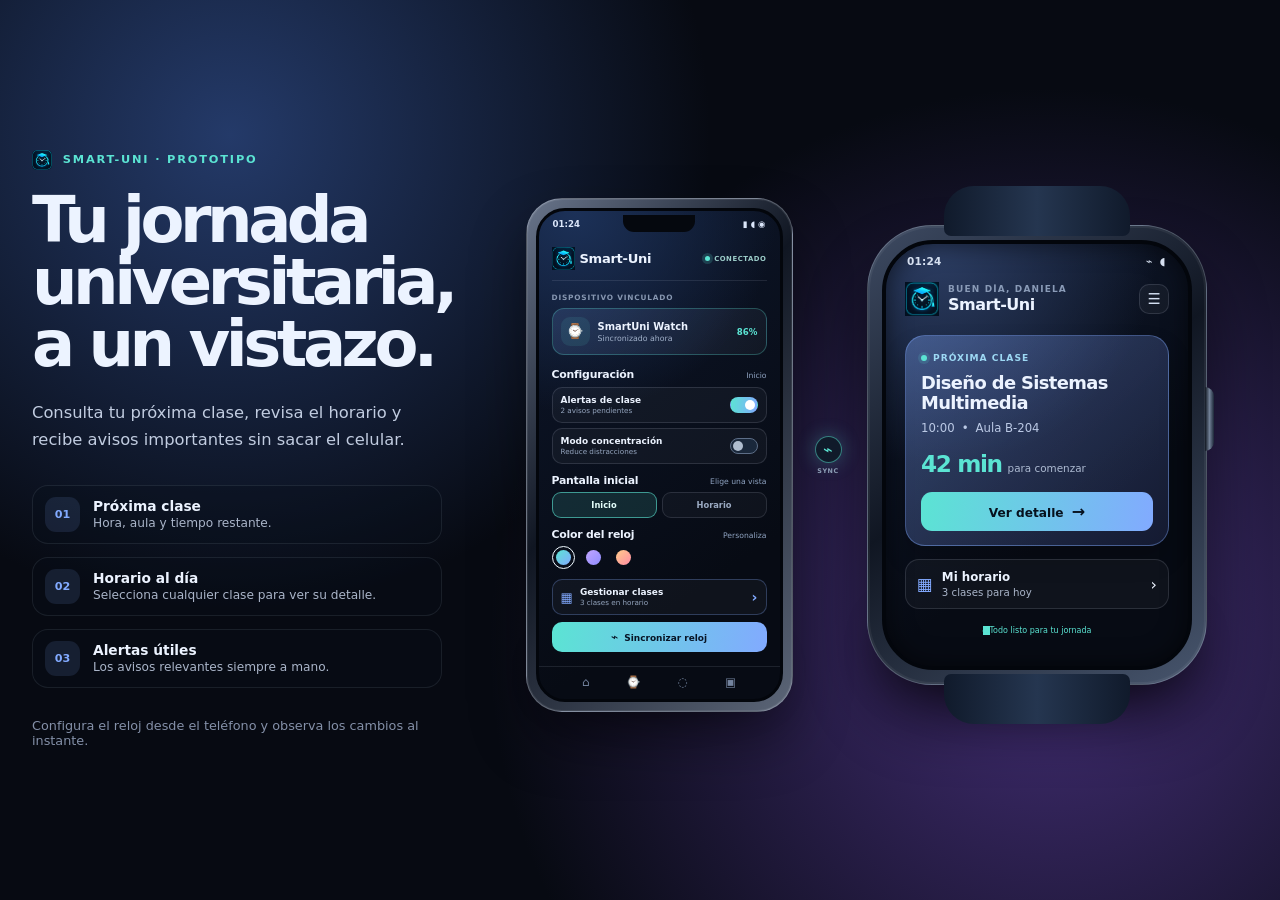
<file: prototype/index.html>
<!doctype html>
<html lang="es">
  <head>
    <meta charset="UTF-8" />
    <meta name="viewport" content="width=device-width, initial-scale=1.0" />
    <meta name="theme-color" content="#0b1020" />
    <meta
      name="description"
      content="Prototipo funcional de SmartUni para consultar información académica desde un smartwatch."
    />
    <title>Smart-Uni · Tu campus en la muñeca</title>
    <link rel="stylesheet" href="styles.css" />
    <script>const __pitchParams=new URLSearchParams(location.search);const __pitchMode=__pitchParams.get("pitch");if(__pitchMode)document.documentElement.dataset.pitchMode=__pitchMode;document.addEventListener("DOMContentLoaded",()=>{const r=__pitchParams.get("route");if(r)window.__pitchInitialRoute=r;});</script>
  </head>
  <body>
    <main class="experience">
      <section class="intro" aria-labelledby="page-title">
        <p class="eyebrow"><img class="eyebrow-logo" src="smartuni-logo.jpeg" alt="" /> SMART-UNI · PROTOTIPO</p>
        <h1 id="page-title">Tu jornada universitaria, a un vistazo.</h1>
        <p class="lede">
          Consulta tu próxima clase, revisa el horario y recibe avisos importantes sin sacar el celular.
        </p>

        <div class="feature-list" aria-label="Funciones incluidas">
          <article>
            <span class="feature-icon" aria-hidden="true">01</span>
            <div><strong>Próxima clase</strong><small>Hora, aula y tiempo restante.</small></div>
          </article>
          <article>
            <span class="feature-icon" aria-hidden="true">02</span>
            <div><strong>Horario al día</strong><small>Selecciona cualquier clase para ver su detalle.</small></div>
          </article>
          <article>
            <span class="feature-icon" aria-hidden="true">03</span>
            <div><strong>Alertas útiles</strong><small>Los avisos relevantes siempre a mano.</small></div>
          </article>
        </div>

        <p class="hint">Configura el reloj desde el teléfono y observa los cambios al instante.</p>
      </section>

      <section class="device-area" aria-label="SmartUni en teléfono y smartwatch">
        <aside class="phone-area" aria-label="Aplicación móvil para configurar SmartUni en el reloj">
          <div class="phone-shadow"></div>
          <div class="phone-case">
            <div class="phone-camera" aria-hidden="true"></div>
            <div class="phone-screen">
              <div class="phone-status"><time id="phone-clock">09:18</time><span aria-hidden="true">▮ ◖ ◉</span></div>
              <header class="phone-header"><strong><img class="phone-logo" src="smartuni-logo.jpeg" alt="" /> Smart-Uni</strong><small><i></i> CONECTADO</small></header>
              <div class="phone-content">
                <p class="phone-kicker">DISPOSITIVO VINCULADO</p>
                <article class="connected-card">
                  <span class="mini-watch" aria-hidden="true">⌚</span>
                  <span><strong>SmartUni Watch</strong><small id="phone-sync-status">Sincronizado ahora</small></span>
                  <b>86%</b>
                </article>

                <div class="phone-section-heading"><h2>Configuración</h2><span id="phone-current-screen">Inicio</span></div>
                <div class="phone-controls">
                  <label class="phone-toggle"><span><strong>Alertas de clase</strong><small id="phone-alert-setting">Avisos en el reloj</small></span><input type="checkbox" id="phone-notifications" checked /><i aria-hidden="true"></i></label>
                  <label class="phone-toggle"><span><strong>Modo concentración</strong><small>Reduce distracciones</small></span><input type="checkbox" id="phone-focus-mode" /><i aria-hidden="true"></i></label>
                </div>

                <div class="phone-section-heading compact"><h2>Pantalla inicial</h2><span>Elige una vista</span></div>
                <div class="default-view-picker">
                  <button class="default-view active" data-default-view="home">Inicio</button>
                  <button class="default-view" data-default-view="schedule">Horario</button>
                </div>

                <div class="phone-section-heading compact"><h2>Color del reloj</h2><span>Personaliza</span></div>
                <div class="theme-picker" aria-label="Elegir tema visual">
                  <button class="theme-option active" data-theme="aqua" aria-label="Tema aqua"><i></i></button>
                  <button class="theme-option" data-theme="violet" aria-label="Tema violeta"><i></i></button>
                  <button class="theme-option" data-theme="coral" aria-label="Tema coral"><i></i></button>
                </div>
                <button class="phone-class-manager" id="manage-classes"><span aria-hidden="true">▦</span><span><strong>Gestionar clases</strong><small id="course-count">3 clases en horario</small></span><b aria-hidden="true">›</b></button>
                <button class="phone-sync-button" id="sync-watch"><span aria-hidden="true">⌁</span> Sincronizar reloj</button>
              </div>
              <nav class="phone-nav" aria-label="Navegación móvil"><span aria-hidden="true">⌂</span><span class="active" aria-hidden="true">⌚</span><span aria-hidden="true">◌</span><span aria-hidden="true">▣</span></nav>

              <section class="phone-manager" id="phone-manager" aria-labelledby="manager-title" hidden>
                <header class="manager-header">
                  <button class="manager-back" id="close-class-manager" aria-label="Cerrar gestión de clases">‹</button>
                  <div><p>MI HORARIO</p><h2 id="manager-title">Gestionar clases</h2></div>
                  <button class="manager-add" id="add-class" aria-label="Agregar nueva clase">+</button>
                </header>

                <div class="manager-list-view" id="manager-list-view">
                  <p class="manager-help">Edita tus clases o agrega una nueva al horario.</p>
                  <div class="manager-course-list" id="manager-course-list"></div>
                </div>

                <form class="class-editor" id="class-editor" hidden>
                  <div class="editor-heading"><p id="editor-mode">NUEVA CLASE</p><h3 id="editor-title">Agregar clase</h3></div>
                  <label>Nombre de la materia<input id="class-name" name="name" type="text" maxlength="48" placeholder="Ej. Matemáticas" required /></label>
                  <div class="editor-grid"><label>Código<input id="class-code" name="code" type="text" maxlength="12" placeholder="MAT-101" required /></label><label>Aula<input id="class-room" name="room" type="text" maxlength="20" placeholder="Aula A-101" required /></label></div>
                  <div class="editor-grid"><label>Inicia<input id="class-time" name="time" type="time" required /></label><label>Termina<input id="class-end" name="end" type="time" required /></label></div>
                  <p class="editor-error" id="editor-error" role="alert"></p>
                  <div class="editor-actions"><button type="button" class="editor-cancel" id="cancel-class-edit">Cancelar</button><button type="submit" class="editor-save">Guardar</button></div>
                </form>
              </section>
            </div>
          </div>
        </aside>

        <div class="sync-bridge" aria-label="Teléfono y reloj sincronizados"><span aria-hidden="true">⌁</span><small>SYNC</small></div>
        <div class="watch-area">
          <div class="watch-shadow"></div>
          <div class="watch-case">
          <div class="watch-crown" aria-hidden="true"></div>
          <div class="watch-screen">
            <div class="screen-status" aria-label="Estado del dispositivo">
              <time id="clock">09:18</time>
              <span class="status-icons" aria-hidden="true">⌁ ◖</span>
            </div>

            <section class="view active" id="home" data-view aria-labelledby="home-title">
              <div class="app-title-row">
                <div class="brand-mark" aria-hidden="true"><img src="smartuni-logo.jpeg" alt="" /></div>
                <div>
                  <p class="screen-kicker">BUEN DÍA, DANIELA</p>
                  <h2 id="home-title">Smart-Uni</h2>
                </div>
                <button class="icon-button" data-route="menu" aria-label="Abrir menú">☰</button>
              </div>

              <div class="next-class-card">
                <div class="card-label"><span class="live-dot"></span> PRÓXIMA CLASE</div>
                <p class="course-name" id="home-course">Diseño de Sistemas Multimedia</p>
                <div class="class-meta">
                  <span id="home-time">10:00</span>
                  <span aria-hidden="true">•</span>
                  <span id="home-room">Aula B-204</span>
                </div>
                <div class="remaining-time"><strong id="home-remaining">42 min</strong><span id="home-remaining-label">para comenzar</span></div>
                <button class="primary-button" id="go-detail">Ver detalle <span aria-hidden="true">→</span></button>
              </div>

              <button class="outline-row" data-route="schedule">
                <span class="row-icon" aria-hidden="true">▦</span>
                <span><strong>Mi horario</strong><small>3 clases para hoy</small></span>
                <span aria-hidden="true">›</span>
              </button>
              <p class="home-note"><span aria-hidden="true">●</span><span id="home-note-text">Todo listo para tu jornada</span></p>
            </section>

            <section class="view" id="schedule" data-view aria-labelledby="schedule-title" hidden>
              <div class="subheader">
                <button class="icon-button back" data-route="home" aria-label="Volver al inicio">‹</button>
                <div><p class="screen-kicker">VIERNES · 18 SEP</p><h2 id="schedule-title">Mi horario</h2></div>
                <button class="icon-button" data-route="menu" aria-label="Abrir menú">☰</button>
              </div>

              <div class="schedule-list" id="schedule-list" aria-label="Clases de hoy"></div>
              <p class="schedule-caption">Toca una clase para consultar su información.</p>
            </section>

            <section class="view" id="detail" data-view aria-labelledby="detail-title" hidden>
              <div class="subheader">
                <button class="icon-button back" data-route="schedule" aria-label="Volver al horario">‹</button>
                <div><p class="screen-kicker">DETALLE DE CLASE</p><h2 id="detail-title">Tu próxima clase</h2></div>
                <button class="icon-button" data-route="menu" aria-label="Abrir menú">☰</button>
              </div>

              <article class="detail-card">
                <span class="subject-tag" id="detail-code">DSM-302</span>
                <h3 id="detail-course">Diseño de Sistemas Multimedia</h3>
                <dl class="detail-list">
                  <div><dt>Hora</dt><dd id="detail-time">10:00 – 11:30</dd></div>
                  <div><dt>Aula</dt><dd id="detail-room">B-204</dd></div>
                  <div><dt>Falta</dt><dd id="detail-remaining">42 minutos</dd></div>
                </dl>
                <button class="primary-button" id="confirm-class">Confirmar consulta <span aria-hidden="true">✓</span></button>
              </article>
              <p class="detail-note" id="confirmation-note">Confirma cuando hayas revisado la información.</p>
            </section>

            <section class="view" id="id" data-view aria-labelledby="id-title" hidden>
              <div class="subheader">
                <button class="icon-button back" data-route="home" aria-label="Volver al inicio">‹</button>
                <div><p class="screen-kicker">MI PERFIL</p><h2 id="id-title">Identificación</h2></div>
                <button class="icon-button" data-route="menu" aria-label="Abrir menú">☰</button>
              </div>

              <article class="id-card">
                <div class="id-top"><span>SMART-UNI</span><span>ESTUDIANTE</span></div>
                <div class="profile-row"><div class="avatar" aria-hidden="true">DM</div><div><h3>Daniela Moreno</h3><p>Diseño Multimedia</p></div></div>
                <div class="id-bottom"><div><small>CÓDIGO</small><strong>202410874</strong></div><div class="qr" aria-label="Código de identificación visual"></div></div>
              </article>
              <p class="id-note">Presenta esta tarjeta para identificarte en el campus.</p>
            </section>

            <section class="view" id="alerts" data-view aria-labelledby="alerts-title" hidden>
              <div class="subheader">
                <button class="icon-button back" data-route="home" aria-label="Volver al inicio">‹</button>
                <div><p class="screen-kicker">JORNADA ACADÉMICA</p><h2 id="alerts-title">Alertas</h2></div>
                <button class="icon-button" data-route="menu" aria-label="Abrir menú">☰</button>
              </div>

              <div class="alert-list" id="alert-list" aria-live="polite"></div>
              <p class="schedule-caption">Toca un aviso para marcarlo como leído.</p>
            </section>

            <section class="view" id="menu" data-view aria-labelledby="menu-title" hidden>
              <div class="subheader menu-header">
                <button class="icon-button back" data-route="home" aria-label="Cerrar menú">‹</button>
                <div><p class="screen-kicker">SMART-UNI</p><h2 id="menu-title">Menú</h2></div>
                <span class="header-spacer" aria-hidden="true"></span>
              </div>
              <nav class="menu-list" aria-label="Navegación principal">
                <button data-route="home"><span aria-hidden="true">⌂</span><strong>Inicio</strong><i>›</i></button>
                <button data-route="schedule"><span aria-hidden="true">▦</span><strong>Mi horario</strong><i>›</i></button>
                <button data-route="id"><span aria-hidden="true">▣</span><strong>Identificación</strong><i>›</i></button>
                <button data-route="alerts"><span aria-hidden="true">◌</span><strong>Alertas <em id="alert-badge">2</em></strong><i>›</i></button>
              </nav>
              <p class="version">Smart-Uni · v1.0</p>
            </section>

            <div class="toast" id="toast" role="status" aria-live="polite"></div>
          </div>
          </div>
        </div>
      </section>
    </main>
    <script src="app.js"></script>
  </body>
</html>
</file>
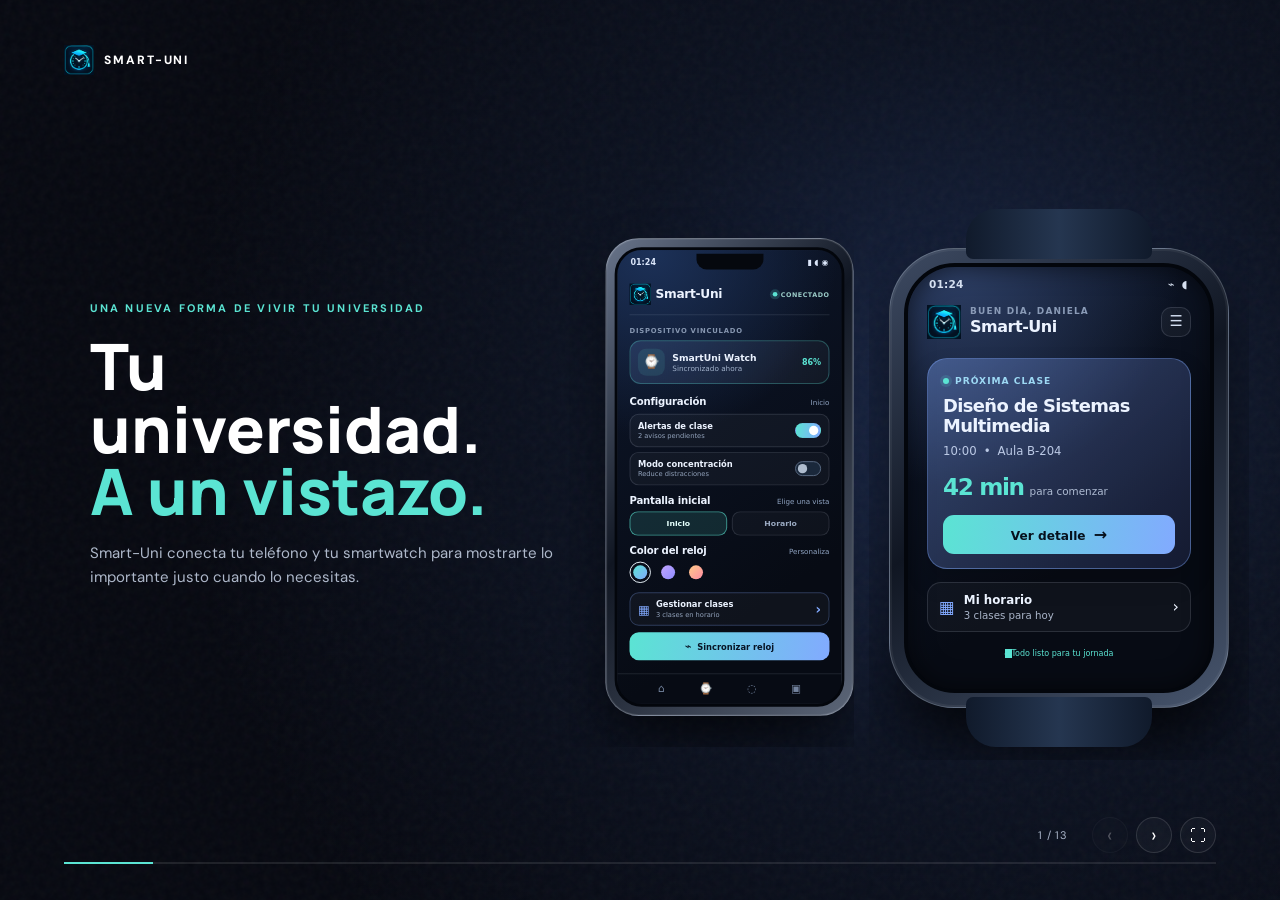
<file: pitch.html>
<!DOCTYPE html>
<html lang="es"><head><meta charset="utf-8"/><meta content="width=device-width,initial-scale=1" name="viewport"/><title>Smart-Uni · Anuncio</title><link href="styles.css" rel="stylesheet"/></head><body>
<div class="ad" id="ad"><div class="grain"></div><div class="top"><img src="prototype/smartuni-logo.jpeg"/><span>SMART-UNI</span></div>
<main id="slides">













<section class="scene active"><div class="copy"><small>UNA NUEVA FORMA DE VIVIR TU UNIVERSIDAD</small><h1>Tu universidad.<br/><em>A un vistazo.</em></h1><p>Smart-Uni conecta tu teléfono y tu smartwatch para mostrarte lo importante justo cuando lo necesitas.</p></div><div class="devices hero-devices"><div class="phone"><iframe src="prototype/index.html?pitch=phone&amp;auto=1&amp;route=home"></iframe></div><div class="watch"><iframe src="prototype/index.html?pitch=watch&amp;auto=1&amp;route=home"></iframe></div></div></section><section class="scene brand-scene logo-scene">
<div class="brand-copy">
<small>IDENTIDAD DE MARCA</small>
<h2>Una identidad<br/><em>fácil de reconocer.</em></h2>
<p>Smart-Uni combina tecnología, claridad y energía visual para acompañar al estudiante durante toda su jornada.</p>
<div class="brand-wordmark"><span>SMART</span><b>-UNI</b></div>
</div>
<div class="logo-showcase">
<div class="logo-halo"></div>
<img alt="Logotipo Smart-Uni" src="prototype/smartuni-logo.jpeg"/>
<span>LOGOTIPO PRINCIPAL</span>
</div>
</section><section class="scene"><div class="copy center"><small>EL PROBLEMA</small><h2>Demasiada información.<br/><em>Demasiadas distracciones.</em></h2><p>Horario, aulas, avisos y clases repartidos entre diferentes pantallas.</p></div><div class="single-phone phone"><iframe src="prototype/index.html?pitch=phone&amp;auto=1&amp;route=home"></iframe></div></section><section class="scene"><div class="copy center"><small>LA SOLUCIÓN</small><h2>El teléfono <em>configura.</em><br/>El reloj <em>muestra.</em></h2><p>Una experiencia conectada que convierte tu jornada en información inmediata.</p></div><div class="devices duo"><div class="phone"><iframe src="prototype/index.html?pitch=phone&amp;auto=1&amp;route=home"></iframe></div><div class="sync">SYNC</div><div class="watch"><iframe src="prototype/index.html?pitch=watch&amp;auto=1&amp;route=schedule"></iframe></div></div></section><section class="scene"><div class="copy left"><small>TODO EN UN VISTAZO</small><h2>¿Qué sigue?</h2><p>La próxima clase, el aula y el tiempo restante aparecen sin buscar.</p></div><div class="single-watch watch"><iframe src="prototype/index.html?pitch=watch&amp;auto=1&amp;route=schedule"></iframe></div></section><section class="scene"><div class="copy left"><small>MENOS DISTRACCIONES</small><h2>Consulta.<br/><em>Sin sacar el teléfono.</em></h2><p>El reloj lleva la información esencial directamente a tu muñeca.</p></div><div class="single-watch watch"><iframe src="prototype/index.html?pitch=watch&amp;auto=1&amp;route=detail"></iframe></div></section><section class="scene"><div class="copy center"><small>PERSONALIZA TU EXPERIENCIA</small><h2>Alertas. Horario.<br/><em>Modo concentración.</em></h2><p>Configura desde la app cómo quieres vivir tu jornada.</p></div><div class="single-phone phone"><iframe src="prototype/index.html?pitch=phone&amp;auto=1&amp;route=home"></iframe></div></section><section class="scene"><div class="copy center"><small>UNA EXPERIENCIA CONECTADA</small><h2>Teléfono <em>↔</em> Smartwatch</h2><p>La información viaja contigo. La tecnología desaparece y solo queda lo útil.</p></div><div class="devices final-duo"><div class="phone"><iframe src="prototype/index.html?pitch=phone&amp;auto=1&amp;route=home"></iframe></div><div class="watch"><iframe src="prototype/index.html?pitch=watch&amp;auto=1&amp;route=alerts"></iframe></div></div></section><section class="scene brand-scene palette-scene">
<div class="brand-copy">
<small>SISTEMA VISUAL</small>
<h2>Color que comunica<br/><em>tecnología y energía.</em></h2>
<p>La paleta mantiene el fondo oscuro como base y utiliza aqua, azul, violeta y coral para destacar acciones, estados y momentos importantes.</p>
</div>
<div aria-label="Paleta de colores Smart-Uni" class="palette-board">
<div class="swatch dark"><span>FONDO GENERAL</span><b>#070A12</b></div>
<div class="swatch panel"><span>PANEL OSCURO</span><b>#111A2C</b></div>
<div class="swatch cream"><span>TEXTO PRINCIPAL</span><b>#ECF3FF</b></div>
<div class="swatch muted"><span>TEXTO SECUNDARIO</span><b>#AAB5C9</b></div>
<div class="swatch aqua"><span>AQUA</span><b>#5BE4D3</b></div>
<div class="swatch blue"><span>AZUL</span><b>#82AAFF</b></div>
<div class="swatch violet"><span>VIOLETA</span><b>#A48DFF</b></div>
<div class="swatch coral"><span>CORAL</span><b>#FF9AAC</b></div>
</div>
</section><section class="scene brand-scene type-scene">
<div class="type-board">
<div class="type-title">TIPOGRAFÍAS</div>
<div class="type-sample-main">Smart-Uni</div>
<div class="type-sample-sub">Tu universidad. <em>A un vistazo.</em></div>
<div class="type-meta"><span>Próxima clase</span><b>10:00 · Aula B-204</b></div>
<div class="type-button">Sincronizar reloj <b>→</b></div>
</div>
<div class="brand-copy type-copy">
<small>JERARQUÍA TIPOGRÁFICA</small>
<h2>Simple, clara<br/><em>y legible.</em></h2>
<p>Sans serif de alta legibilidad. Los títulos usan mayor peso y tamaño; los metadatos se reducen para crear una jerarquía visual limpia.</p>
<div class="type-rules"><span>Manrope · Bold</span><span>DM Sans · Regular</span><span>Alta legibilidad</span></div>
</div>
</section><section class="scene brand-scene icon-scene">
<div class="brand-copy">
<small>LENGUAJE DE INTERFAZ</small>
<h2>Iconos y acciones<br/><em>sin complicaciones.</em></h2>
<p>Controles redondeados, trazos simples y símbolos consistentes mantienen la interfaz intuitiva en teléfono y smartwatch.</p>
<div class="mini-actions"><span>✓ Confirmar</span><span>＋ Agregar</span><span>→ Abrir</span></div>
</div>
<div aria-label="Muestra de iconografía Smart-Uni" class="icon-board">
<div class="icon-cell"><i class="ic-home">⌂</i><span>Inicio</span></div>
<div class="icon-cell"><i class="ic-grid">▦</i><span>Horario</span></div>
<div class="icon-cell"><i class="ic-clock">◷</i><span>Reloj</span></div>
<div class="icon-cell"><i class="ic-alert">!</i><span>Alertas</span></div>
<div class="icon-cell"><i class="ic-check">✓</i><span>Confirmar</span></div>
<div class="icon-cell"><i class="ic-arrow">→</i><span>Continuar</span></div>
<div class="icon-cell"><i class="ic-menu">☰</i><span>Menú</span></div>
<div class="icon-cell"><i class="ic-edit">✎</i><span>Editar</span></div>
</div>
</section><section class="scene brand-scene system-scene">
<div class="brand-copy system-copy">
<small>SISTEMA VISUAL INTEGRADO</small>
<h2>Una identidad.<br/><em>Una sola experiencia.</em></h2>
<p>Todos los elementos mantienen el mismo estilo para que Smart-Uni sea fácil de reconocer y utilizar.</p>
<div class="system-result"><b>¿El resultado?</b><span>Una aplicación coherente, reconocible y fácil de usar.</span></div>
</div>
<div class="system-card">
<div class="system-head"><span>SMART-UNI</span><small>IDENTIDAD VISUAL</small></div>
<div class="system-item"><div class="system-symbol logo-symbol"><img src="prototype/smartuni-logo.jpeg" alt="Logotipo Smart-Uni" /></div><div><b>LOGOTIPO</b><span>Identifica la aplicación.</span></div></div>
<div class="system-item"><div class="system-symbol colors-symbol"><i></i><i></i><i></i></div><div><b>COLORES</b><span>Mantienen el mismo estilo.</span></div></div>
<div class="system-item"><div class="system-symbol type-symbol">Aa</div><div><b>TIPOGRAFÍA</b><span>Facilita la lectura.</span></div></div>
<div class="system-item"><div class="system-symbol icons-symbol">⌂ ✓</div><div><b>ICONOS Y BOTONES</b><span>Ayudan a reconocer acciones.</span></div></div>
<div class="system-foot">Todos los elementos trabajan como un conjunto.</div>
</div>
</section><section class="scene end"><div class="copy center"><img class="logo-big" src="prototype/smartuni-logo.jpeg"/><h1>Tu jornada universitaria,<br/><em>a un vistazo.</em></h1><p>SMART-UNI</p></div></section></main><div class="progress"><i id="bar"></i></div><div class="controls"><span aria-live="polite" id="counter">1 / 13</span><button aria-label="Pantalla anterior" id="prev" title="Pantalla anterior">‹</button><button aria-label="Pantalla siguiente" id="next" title="Pantalla siguiente">›</button><button aria-label="Pantalla completa" id="full" title="Pantalla completa">⛶</button></div></div><script src="app.js"></script></body></html>
</file>
<file: prototype/styles.css>
:root {
  --ink: #ecf3ff;
  --muted: #aab5c9;
  --line: rgba(219, 232, 255, 0.13);
  --panel: #111a2c;
  --navy: #080d19;
  --blue: #82aaff;
  --cyan: #5be4d3;
  --purple: #a48dff;
  --danger: #ff9aac;
}

* { box-sizing: border-box; }
button { font: inherit; }
button:focus-visible { outline: 2px solid var(--cyan); outline-offset: 3px; }

body {
  min-width: 320px;
  min-height: 100vh;
  margin: 0;
  color: var(--ink);
  background: radial-gradient(circle at 18% 15%, #243a69 0, transparent 30rem), radial-gradient(circle at 82% 72%, #422d73 0, transparent 35rem), #070a12;
  font-family: Inter, ui-sans-serif, system-ui, -apple-system, BlinkMacSystemFont, "Segoe UI", sans-serif;
}

.experience { min-height: 100vh; max-width: 1120px; margin: auto; padding: 64px 32px 54px; display: grid; grid-template-columns: minmax(290px, 1fr) 410px; gap: 86px; align-items: center; }
.intro { max-width: 560px; }
.eyebrow { margin: 0 0 19px; color: var(--cyan); letter-spacing: .16em; font-size: .71rem; font-weight: 800; }
.eyebrow span { font-size: .95rem; vertical-align: -1px; }
h1 { max-width: 520px; margin: 0; font-size: clamp(2.65rem, 5vw, 4.5rem); line-height: .97; letter-spacing: -.07em; }
.lede { max-width: 470px; margin: 25px 0 31px; color: #c1cce0; line-height: 1.65; font-size: 1.02rem; }
.feature-list { display: grid; gap: 13px; max-width: 465px; }
.feature-list article { display: flex; gap: 13px; align-items: center; padding: 11px 12px; border: 1px solid rgba(206, 226, 255, .09); border-radius: 16px; background: rgba(10, 15, 27, .28); }
.feature-icon { width: 35px; height: 35px; display: grid; place-items: center; border-radius: 11px; background: rgba(130, 170, 255, .12); color: var(--blue); font-size: .7rem; font-weight: 800; }
.feature-list strong, .feature-list small { display: block; }
.feature-list strong { font-size: .86rem; }
.feature-list small { margin-top: 2px; color: var(--muted); font-size: .76rem; }
.hint { margin-top: 30px; color: #8490a8; font-size: .8rem; }

.device-area { width: 100%; min-height: 555px; display: grid; place-items: center; position: relative; }
.watch-shadow { position: absolute; width: 290px; height: 95px; bottom: 27px; border-radius: 50%; background: rgba(0, 0, 0, .65); filter: blur(23px); }
.watch-case { position: relative; z-index: 1; width: 374px; height: 482px; padding: 14px; border: 1px solid rgba(230, 241, 255, .25); border-radius: 65px; background: linear-gradient(145deg, #3e4b63, #101622 46%, #48566e); box-shadow: inset 0 0 0 2px rgba(255,255,255,.05), 0 37px 60px rgba(0,0,0,.48); }
.watch-case::before, .watch-case::after { content: ""; position: absolute; left: 83px; right: 83px; height: 50px; z-index: -1; background: linear-gradient(90deg, #101a2b, #253650 50%, #101a2b); }
.watch-case::before { top: -40px; border-radius: 30px 30px 7px 7px; }
.watch-case::after { bottom: -40px; border-radius: 7px 7px 30px 30px; }
.watch-crown { position: absolute; right: -8px; top: 161px; width: 9px; height: 64px; border-radius: 0 9px 9px 0; background: linear-gradient(90deg, #101620, #718096, #1c2738); }
.watch-screen { height: 100%; overflow: hidden; position: relative; border: 4px solid #03060c; border-radius: 51px; background: radial-gradient(circle at 17% 0, #1d2d55, transparent 45%), linear-gradient(145deg, #101a30, #070b14 65%); box-shadow: inset 0 0 25px rgba(0,0,0,.55); }
.screen-status { height: 28px; padding: 11px 21px 0; display: flex; justify-content: space-between; color: #d6e0f0; font-size: .66rem; font-weight: 700; letter-spacing: .02em; }
.status-icons { font-size: .68rem; letter-spacing: .16em; }
.view { min-height: calc(100% - 28px); padding: 10px 19px 18px; }
.view[hidden] { display: none; }
.view.active { animation: appear .24s ease-out; }
@keyframes appear { from { opacity: .1; transform: translateX(10px); } to { opacity: 1; transform: translateX(0); } }

.app-title-row, .subheader { display: flex; align-items: center; gap: 9px; }
.app-title-row > div:nth-child(2), .subheader > div { min-width: 0; flex: 1; }
.brand-mark { flex: 0 0 34px; width: 34px; height: 34px; display: grid; place-items: center; border-radius: 0; background: transparent; }
.brand-mark img { display: block; width: 100%; height: 100%; object-fit: contain; }
.screen-kicker { overflow: hidden; margin: 0; color: #8a9bb7; font-weight: 800; font-size: .56rem; letter-spacing: .13em; white-space: nowrap; text-overflow: ellipsis; }
h2 { margin: 1px 0 0; font-size: 1rem; line-height: 1.2; letter-spacing: -.03em; }
.icon-button { flex: 0 0 30px; width: 30px; height: 30px; padding: 0; border: 1px solid var(--line); border-radius: 10px; color: #d4dff2; background: rgba(255,255,255,.045); cursor: pointer; font-size: .92rem; line-height: 1; }
.icon-button:hover { background: rgba(130,170,255,.16); }
.icon-button.back { font-size: 1.6rem; line-height: .65; }

.next-class-card { margin-top: 19px; padding: 17px 15px 14px; border: 1px solid rgba(137, 180, 255, .24); border-radius: 20px; background: linear-gradient(135deg, rgba(77, 111, 186, .38), rgba(34, 42, 79, .5)); box-shadow: 0 13px 25px rgba(0,0,0,.17); }
.card-label { display: flex; align-items: center; gap: 6px; color: #9dd9f4; font-size: .57rem; font-weight: 800; letter-spacing: .11em; }
.live-dot { width: 6px; height: 6px; border-radius: 50%; background: var(--cyan); box-shadow: 0 0 0 3px rgba(91,228,211,.14); }
.course-name { margin: 10px 0 8px; font-size: 1.12rem; font-weight: 760; line-height: 1.12; letter-spacing: -.035em; }
.class-meta { display: flex; gap: 7px; color: #bbc9e5; font-size: .73rem; }
.remaining-time { display: flex; align-items: baseline; gap: 6px; margin: 15px 0; }
.remaining-time strong { color: var(--cyan); font-size: 1.45rem; letter-spacing: -.06em; }
.remaining-time span { color: #aebbd2; font-size: .65rem; }
.primary-button { width: 100%; padding: 10px 12px; border: 0; border-radius: 11px; color: #06111d; background: linear-gradient(100deg, #77e5d6, #94b3ff); cursor: pointer; font-size: .76rem; font-weight: 900; }
.primary-button:hover { filter: brightness(1.08); }
.primary-button span { margin-left: 4px; font-size: 1rem; }
.outline-row { width: 100%; margin-top: 13px; padding: 10px 11px; display: flex; align-items: center; gap: 9px; border: 1px solid var(--line); border-radius: 14px; color: var(--ink); background: rgba(255,255,255,.035); text-align: left; cursor: pointer; }
.outline-row:hover { background: rgba(130,170,255,.12); }
.outline-row > span:nth-child(2) { flex: 1; }
.outline-row strong, .outline-row small { display: block; }
.outline-row strong { font-size: .74rem; }.outline-row small { margin-top: 2px; color: var(--muted); font-size: .64rem; }.row-icon { color: var(--blue); font-size: 1.05rem; }
.home-note { margin: 15px 0 0; color: #7f8ca4; font-size: .61rem; text-align: center; }.home-note span { color: var(--cyan); font-size: .5rem; }

.subheader { margin-top: 2px; }.header-spacer { width: 30px; }.schedule-list, .alert-list { margin-top: 18px; display: grid; gap: 8px; }
.class-row, .alert-row { width: 100%; padding: 10px; display: flex; align-items: center; gap: 10px; border: 1px solid var(--line); border-radius: 13px; color: var(--ink); background: rgba(255,255,255,.035); text-align: left; cursor: pointer; }
.class-row:hover, .alert-row:hover { border-color: rgba(130,170,255,.44); background: rgba(130,170,255,.1); }.class-row.current { border-color: rgba(91,228,211,.45); }
.class-hour { color: #abc0ec; font-size: .68rem; font-weight: 800; }.class-row > div:nth-child(2) { min-width: 0; flex: 1; }.class-row strong, .class-row small { display: block; overflow: hidden; text-overflow: ellipsis; white-space: nowrap; }.class-row strong { font-size: .75rem; }.class-row small { margin-top: 2px; color: var(--muted); font-size: .62rem; }.class-row i, .menu-list i { color: #8aa2d1; font-style: normal; font-size: 1.25rem; }.schedule-caption, .id-note, .detail-note { margin: 13px 5px 0; color: #8594af; font-size: .62rem; line-height: 1.45; text-align: center; }

.detail-card { margin-top: 19px; padding: 16px 15px 14px; border: 1px solid rgba(164,141,255,.28); border-radius: 19px; background: linear-gradient(145deg, rgba(69,51,115,.54), rgba(19,28,56,.55)); }.subject-tag { display: inline-block; padding: 4px 7px; border-radius: 7px; color: #d9ceff; background: rgba(164,141,255,.2); font-size: .57rem; font-weight: 800; letter-spacing: .08em; }.detail-card h3 { margin: 10px 0 15px; font-size: 1.08rem; line-height: 1.12; letter-spacing: -.035em; }.detail-list { display: grid; gap: 9px; margin: 0 0 18px; }.detail-list div { display: flex; justify-content: space-between; padding-bottom: 7px; border-bottom: 1px solid rgba(227,235,255,.1); }.detail-list dt { color: #a7b4cb; font-size: .65rem; }.detail-list dd { margin: 0; color: #eff3ff; font-size: .67rem; font-weight: 760; }.detail-note.confirmed { color: var(--cyan); }

.id-card { margin-top: 18px; padding: 14px; border: 1px solid rgba(91,228,211,.35); border-radius: 18px; background: linear-gradient(135deg, #0f4f63, #172d58 70%); box-shadow: 0 12px 22px rgba(0,0,0,.2); }.id-top { display: flex; justify-content: space-between; color: #afece8; font-size: .56rem; font-weight: 800; letter-spacing: .1em; }.profile-row { display: flex; align-items: center; gap: 10px; margin: 15px 0; }.avatar { width: 43px; height: 43px; display: grid; place-items: center; border: 2px solid rgba(220,255,255,.45); border-radius: 50%; color: #d9ffff; background: linear-gradient(135deg, #9a87ff, #5be4d3); font-size: .7rem; font-weight: 900; }.profile-row h3 { margin: 0; font-size: .82rem; }.profile-row p { margin: 2px 0 0; color: #bed4e6; font-size: .64rem; }.id-bottom { display: flex; justify-content: space-between; align-items: end; padding-top: 10px; border-top: 1px solid rgba(222,255,255,.2); }.id-bottom small, .id-bottom strong { display: block; }.id-bottom small { color: #b8dfe5; font-size: .5rem; letter-spacing: .08em; }.id-bottom strong { margin-top: 3px; font-size: .69rem; }.qr { width: 35px; height: 35px; background: conic-gradient(#d7ffff 0 25%, #164158 0 50%, #d7ffff 0 75%, #164158 0) 0 0 / 9px 9px; border: 2px solid #d7ffff; }

.alert-row { position: relative; align-items: flex-start; }.alert-row.unread::after { content: ""; position: absolute; right: 9px; top: 9px; width: 6px; height: 6px; border-radius: 50%; background: var(--cyan); }.alert-symbol { width: 25px; height: 25px; flex: 0 0 25px; display: grid; place-items: center; border-radius: 9px; color: #ffbac5; background: rgba(255,154,172,.13); font-size: .82rem; }.alert-row.info .alert-symbol { color: #b5caff; background: rgba(130,170,255,.14); }.alert-row strong, .alert-row small { display: block; }.alert-row strong { padding-right: 8px; font-size: .7rem; }.alert-row small { margin-top: 3px; color: var(--muted); font-size: .6rem; line-height: 1.25; }.alert-row.read { opacity: .62; }

.menu-list { margin-top: 21px; display: grid; gap: 7px; }.menu-list button { display: grid; grid-template-columns: 30px 1fr 16px; align-items: center; width: 100%; padding: 10px; border: 1px solid transparent; border-radius: 12px; color: var(--ink); background: transparent; text-align: left; cursor: pointer; }.menu-list button:hover { border-color: var(--line); background: rgba(130,170,255,.11); }.menu-list button > span { color: var(--blue); font-size: 1.1rem; }.menu-list strong { font-size: .75rem; }.menu-list em { margin-left: 5px; padding: 2px 5px; border-radius: 999px; color: #06111d; background: var(--cyan); font-style: normal; font-size: .57rem; }.version { margin-top: 27px; color: #6f7d93; font-size: .57rem; text-align: center; }
.toast { position: absolute; bottom: 15px; left: 18px; right: 18px; padding: 9px 10px; border-radius: 10px; color: #d9fffb; background: #164c56; box-shadow: 0 8px 20px rgba(0,0,0,.35); font-size: .65rem; font-weight: 700; text-align: center; opacity: 0; transform: translateY(10px); transition: .22s ease; pointer-events: none; }.toast.show { opacity: 1; transform: translateY(0); }
.primary-button:disabled { cursor: not-allowed; opacity: .46; filter: grayscale(.35); }
.schedule-empty { margin: 28px 8px; color: #91a0b8; font-size: .66rem; line-height: 1.5; text-align: center; }

@media (max-width: 820px) { .experience { grid-template-columns: 1fr; gap: 37px; padding: 46px 24px 60px; }.intro { max-width: 540px; margin: auto; }.device-area { min-height: 525px; } }
@media (max-width: 410px) { .experience { padding: 38px 15px 50px; }.watch-case { transform: scale(.88); margin: -26px; }.device-area { min-height: 440px; } h1 { font-size: 2.65rem; } }

/* SmartUni móvil: el teléfono configura el reloj en tiempo real. */
:root { --watch-cyan: #5be4d3; --watch-blue: #82aaff; --watch-purple: #a48dff; }
body[data-theme="violet"] { --watch-cyan: #c1a4ff; --watch-blue: #8f8dff; --watch-purple: #e2a6ff; }
body[data-theme="coral"] { --watch-cyan: #ffcb89; --watch-blue: #ff8ca4; --watch-purple: #ff9fbb; }

.experience { max-width: 1420px; grid-template-columns: minmax(290px, 1fr) minmax(675px, 760px); gap: 46px; }
.device-area { width: 100%; min-height: 570px; display: flex; align-items: center; justify-content: center; gap: 17px; }
.phone-area, .watch-area { position: relative; display: grid; place-items: center; }
.phone-area { width: 270px; height: 525px; z-index: 2; }
.phone-shadow { position: absolute; bottom: 12px; left: 50%; width: 215px; height: 66px; border-radius: 50%; background: rgba(0,0,0,.58); filter: blur(19px); transform: translateX(-50%); }
.phone-case { position: relative; width: 267px; height: 514px; padding: 9px; border: 1px solid rgba(235,244,255,.28); border-radius: 36px; background: linear-gradient(130deg, #69758b, #101622 43%, #5c6678); box-shadow: inset 0 0 0 1px rgba(255,255,255,.08), 0 28px 55px rgba(0,0,0,.4); }
.phone-camera { position: absolute; z-index: 3; top: 16px; left: 50%; width: 72px; height: 17px; transform: translateX(-50%); border-radius: 0 0 11px 11px; background: #05080e; }
.phone-screen { position: relative; height: 100%; overflow: hidden; border: 3px solid #03060c; border-radius: 29px; background: radial-gradient(circle at 15% 0, #1c3158, transparent 38%), linear-gradient(145deg, #0d162a, #070b14 75%); }
.phone-status { display: flex; justify-content: space-between; padding: 8px 14px 0; color: #dbe6fa; font-size: .54rem; font-weight: 750; }
.phone-header { display: flex; align-items: center; justify-content: space-between; margin: 18px 13px 0; padding-bottom: 10px; border-bottom: 1px solid rgba(220,235,255,.1); }
.phone-header strong { display: flex; align-items: center; gap: 5px; font-size: .82rem; letter-spacing: -.025em; }.phone-header .phone-logo { display: block; width: 23px; height: 23px; object-fit: contain; }.phone-header small { display: flex; align-items: center; gap: 4px; color: #9ccdc9; font-size: .43rem; font-weight: 850; letter-spacing: .08em; }.phone-header small i { width: 5px; height: 5px; border-radius: 50%; background: var(--watch-cyan); box-shadow: 0 0 0 3px color-mix(in srgb, var(--watch-cyan) 18%, transparent); }
.phone-content { padding: 12px 13px 0; }.phone-kicker { margin: 0 0 6px; color: #8797b1; font-size: .46rem; font-weight: 850; letter-spacing: .11em; }.connected-card { display: flex; align-items: center; gap: 8px; padding: 8px; border: 1px solid color-mix(in srgb, var(--watch-cyan) 28%, transparent); border-radius: 12px; background: linear-gradient(120deg, color-mix(in srgb, var(--watch-blue) 16%, transparent), rgba(255,255,255,.035)); }.mini-watch { display: grid; width: 29px; height: 29px; place-items: center; border-radius: 9px; color: var(--watch-cyan); background: rgba(91,228,211,.1); font-size: .9rem; }.connected-card > span:nth-child(2) { min-width: 0; flex: 1; }.connected-card strong, .connected-card small { display: block; }.connected-card strong { font-size: .62rem; }.connected-card small { overflow: hidden; margin-top: 2px; color: #a1b1ca; font-size: .49rem; text-overflow: ellipsis; white-space: nowrap; }.connected-card b { color: var(--watch-cyan); font-size: .54rem; }
.phone-section-heading { display: flex; align-items: baseline; justify-content: space-between; margin-top: 13px; }.phone-section-heading h2 { margin: 0; font-size: .68rem; letter-spacing: -.02em; }.phone-section-heading > span { color: #8fa3c1; font-size: .48rem; }.phone-section-heading.compact { margin-top: 10px; }
.phone-controls { display: grid; gap: 5px; margin-top: 6px; }.phone-toggle { display: flex; align-items: center; justify-content: space-between; padding: 7px 8px; border: 1px solid var(--line); border-radius: 10px; background: rgba(255,255,255,.035); cursor: pointer; }.phone-toggle strong, .phone-toggle small { display: block; }.phone-toggle strong { font-size: .56rem; }.phone-toggle small { margin-top: 1px; color: #93a3bc; font-size: .45rem; }.phone-toggle input { position: absolute; opacity: 0; }.phone-toggle i { position: relative; width: 28px; height: 16px; border: 1px solid #5d6e87; border-radius: 999px; background: #1a283b; transition: .2s; }.phone-toggle i::after { content: ""; position: absolute; top: 2px; left: 2px; width: 10px; height: 10px; border-radius: 50%; background: #afbdcf; transition: .2s; }.phone-toggle input:checked + i { border-color: transparent; background: linear-gradient(100deg, var(--watch-cyan), var(--watch-blue)); }.phone-toggle input:checked + i::after { left: 14px; background: white; }
.default-view-picker { display: grid; grid-template-columns: 1fr 1fr; gap: 5px; margin-top: 5px; }.default-view { padding: 7px 5px; border: 1px solid var(--line); border-radius: 9px; color: #9baac2; background: rgba(255,255,255,.03); cursor: pointer; font-size: .52rem; font-weight: 750; }.default-view.active { border-color: color-mix(in srgb, var(--watch-cyan) 60%, transparent); color: #e5fffc; background: color-mix(in srgb, var(--watch-cyan) 13%, transparent); }
.theme-picker { display: flex; gap: 7px; margin-top: 5px; }.theme-option { display: grid; width: 23px; height: 23px; place-items: center; padding: 0; border: 1px solid transparent; border-radius: 50%; background: transparent; cursor: pointer; }.theme-option i { width: 15px; height: 15px; border-radius: 50%; background: linear-gradient(135deg, #5be4d3, #82aaff); }.theme-option[data-theme="violet"] i { background: linear-gradient(135deg, #c1a4ff, #8f8dff); }.theme-option[data-theme="coral"] i { background: linear-gradient(135deg, #ffcb89, #ff8ca4); }.theme-option.active { border-color: #eff9ff; }.phone-sync-button { width: 100%; margin-top: 11px; padding: 8px; border: 0; border-radius: 10px; color: #071425; background: linear-gradient(100deg, var(--watch-cyan), var(--watch-blue)); cursor: pointer; font-size: .56rem; font-weight: 900; }.phone-sync-button span { margin-right: 3px; font-size: .75rem; }.phone-sync-button:hover { filter: brightness(1.08); }
.phone-nav { position: absolute; right: 0; bottom: 0; left: 0; display: flex; justify-content: space-around; padding: 8px 25px 10px; border-top: 1px solid rgba(220,235,255,.1); color: #73839e; font-size: .73rem; }.phone-nav .active { color: var(--watch-cyan); }
.sync-bridge { z-index: 3; display: grid; min-width: 34px; place-items: center; color: var(--watch-cyan); text-align: center; }.sync-bridge span { width: 27px; height: 27px; display: grid; place-items: center; border: 1px solid color-mix(in srgb, var(--watch-cyan) 50%, transparent); border-radius: 50%; background: #101a2a; box-shadow: 0 0 19px color-mix(in srgb, var(--watch-cyan) 28%, transparent); }.sync-bridge small { margin-top: 4px; color: #8d9eb6; font-size: .4rem; font-weight: 850; letter-spacing: .08em; }
.watch-area { width: 350px; height: 515px; }.watch-area .watch-shadow { bottom: 15px; left: 50%; transform: translateX(-50%); }.watch-area .watch-case { width: 340px; height: 460px; margin: 0; }.watch-area .watch-case::before, .watch-area .watch-case::after { right: 76px; left: 76px; }.watch-area .watch-screen { background: radial-gradient(circle at 17% 0, color-mix(in srgb, var(--watch-blue) 25%, #101a30), transparent 45%), linear-gradient(145deg, #101a30, #070b14 65%); }.watch-area .brand-mark { background: linear-gradient(135deg, var(--watch-cyan), var(--watch-blue)); }.watch-area .next-class-card { border-color: color-mix(in srgb, var(--watch-blue) 38%, transparent); background: linear-gradient(135deg, color-mix(in srgb, var(--watch-blue) 36%, transparent), rgba(34,42,79,.5)); }.watch-area .live-dot, .watch-area .home-note span:first-child { background: var(--watch-cyan); }.watch-area .remaining-time strong { color: var(--watch-cyan); }.watch-area .primary-button { background: linear-gradient(100deg, var(--watch-cyan), var(--watch-blue)); }.watch-area .subject-tag { color: color-mix(in srgb, var(--watch-purple) 60%, white); background: color-mix(in srgb, var(--watch-purple) 20%, transparent); }.watch-area .detail-card { border-color: color-mix(in srgb, var(--watch-purple) 32%, transparent); }.watch-area .menu-list button > span { color: var(--watch-blue); }.watch-area .alert-row.unread::after { background: var(--watch-cyan); }
body.focus-mode .watch-area .watch-screen { filter: saturate(.65) brightness(.87); }.focus-mode .watch-area .home-note { color: var(--watch-cyan); }

@media (max-width: 1100px) { .experience { grid-template-columns: 1fr; gap: 28px; }.intro { max-width: 620px; }.device-area { max-width: 760px; margin: 0 auto; } }
@media (max-width: 690px) { .experience { padding: 42px 18px 55px; }.device-area { min-height: 920px; flex-direction: column; gap: 9px; }.phone-area { height: 500px; }.phone-case { transform: scale(.93); }.sync-bridge { margin: -8px 0; transform: rotate(90deg); }.sync-bridge small { display: none; }.watch-area { height: 430px; }.watch-area .watch-case { transform: scale(.88); }.watch-area .watch-shadow { bottom: -1px; }.intro { margin: 0; } }
@media (max-width: 380px) { .phone-area { transform: scale(.9); margin: -24px; }.watch-area .watch-case { transform: scale(.79); }.device-area { min-height: 810px; } }

/* Gestión de materias desde la aplicación móvil. */
.phone-class-manager { width: 100%; margin-top: 10px; padding: 7px 8px; display: flex; align-items: center; gap: 7px; border: 1px solid color-mix(in srgb, var(--watch-blue) 28%, transparent); border-radius: 10px; color: var(--ink); background: rgba(255,255,255,.035); text-align: left; cursor: pointer; }.phone-class-manager:hover { background: color-mix(in srgb, var(--watch-blue) 13%, transparent); }.phone-class-manager > span:first-child { color: var(--watch-blue); font-size: .82rem; }.phone-class-manager > span:nth-child(2) { min-width: 0; flex: 1; }.phone-class-manager strong, .phone-class-manager small { display: block; }.phone-class-manager strong { font-size: .56rem; }.phone-class-manager small { margin-top: 1px; color: #93a3bc; font-size: .45rem; }.phone-class-manager b { color: var(--watch-blue); font-size: .9rem; }.phone-class-manager + .phone-sync-button { margin-top: 7px; }
.phone-manager { position: absolute; z-index: 8; inset: 0; overflow: hidden; padding: 25px 12px 12px; color: var(--ink); background: radial-gradient(circle at 20% 0, color-mix(in srgb, var(--watch-blue) 22%, #111b31), transparent 42%), linear-gradient(145deg, #101a30, #070b14 75%); }.phone-manager[hidden] { display: none; }.manager-header { display: grid; grid-template-columns: 28px 1fr 28px; align-items: center; gap: 7px; padding-bottom: 10px; border-bottom: 1px solid rgba(220,235,255,.1); }.manager-header p { margin: 0; color: #8fa4c4; font-size: .43rem; font-weight: 850; letter-spacing: .12em; }.manager-header h2 { margin: 2px 0 0; font-size: .79rem; letter-spacing: -.025em; }.manager-back, .manager-add { width: 28px; height: 28px; padding: 0; border: 1px solid var(--line); border-radius: 9px; color: #eaf5ff; background: rgba(255,255,255,.045); cursor: pointer; }.manager-back { padding-bottom: 3px; font-size: 1.45rem; line-height: 1; }.manager-add { color: var(--watch-cyan); font-size: 1.15rem; line-height: 1; }.manager-help { margin: 11px 2px 8px; color: #98a8c0; font-size: .51rem; line-height: 1.35; }.manager-course-list { display: grid; gap: 6px; }.manager-course { display: grid; grid-template-columns: 30px minmax(0, 1fr) 35px 35px; align-items: center; gap: 4px; padding: 7px; border: 1px solid var(--line); border-radius: 10px; background: rgba(255,255,255,.035); }.manager-course.next { border-color: color-mix(in srgb, var(--watch-cyan) 42%, transparent); }.manager-course time { color: var(--watch-blue); font-size: .49rem; font-weight: 850; }.manager-course span { min-width: 0; }.manager-course strong, .manager-course small { display: block; overflow: hidden; text-overflow: ellipsis; white-space: nowrap; }.manager-course strong { font-size: .53rem; }.manager-course small { margin-top: 2px; color: #98a8c0; font-size: .4rem; }.edit-course, .delete-course { padding: 5px 1px; border-radius: 7px; cursor: pointer; font-size: .39rem; font-weight: 800; }.edit-course { border: 1px solid color-mix(in srgb, var(--watch-blue) 35%, transparent); color: #cbd9ff; background: color-mix(in srgb, var(--watch-blue) 10%, transparent); }.delete-course { border: 1px solid rgba(255,154,172,.4); color: #ffc3ce; background: rgba(255,154,172,.1); }.edit-course:hover { background: color-mix(in srgb, var(--watch-blue) 20%, transparent); }.delete-course:hover { background: rgba(255,154,172,.2); }
.class-editor { margin-top: 12px; }.class-editor[hidden] { display: none; }.editor-heading p { margin: 0; color: var(--watch-cyan); font-size: .43rem; font-weight: 850; letter-spacing: .11em; }.editor-heading h3 { margin: 3px 0 11px; font-size: .85rem; letter-spacing: -.03em; }.class-editor label { display: block; margin-top: 7px; color: #aab8ce; font-size: .45rem; font-weight: 800; letter-spacing: .03em; }.class-editor input { width: 100%; margin-top: 3px; padding: 7px; border: 1px solid var(--line); border-radius: 8px; outline: none; color: #eaf5ff; background: rgba(255,255,255,.05); font-size: .55rem; }.class-editor input:focus { border-color: var(--watch-cyan); box-shadow: 0 0 0 2px color-mix(in srgb, var(--watch-cyan) 14%, transparent); }.class-editor input::-webkit-calendar-picker-indicator { filter: invert(1); opacity: .65; }.editor-grid { display: grid; grid-template-columns: 1fr 1fr; gap: 7px; }.editor-error { min-height: 13px; margin: 6px 0 0; color: #ff9aac; font-size: .45rem; }.editor-actions { display: grid; grid-template-columns: 1fr 1fr; gap: 6px; margin-top: 3px; }.editor-actions button { padding: 8px; border-radius: 8px; cursor: pointer; font-size: .52rem; font-weight: 850; }.editor-cancel { border: 1px solid var(--line); color: #b7c4d8; background: rgba(255,255,255,.04); }.editor-save { border: 0; color: #071425; background: linear-gradient(100deg, var(--watch-cyan), var(--watch-blue)); }

/* Pitch mode: only the device is shown, fixed inside the iframe. */
html[data-pitch-mode="phone"], html[data-pitch-mode="watch"] { overflow:hidden !important; background:transparent !important; }
html[data-pitch-mode="phone"] body, html[data-pitch-mode="watch"] body { overflow:hidden !important; min-height:0 !important; height:100vh !important; margin:0 !important; background:transparent !important; }
html[data-pitch-mode="phone"] .experience, html[data-pitch-mode="watch"] .experience { min-height:0 !important; height:100vh !important; padding:0 !important; margin:0 !important; display:grid !important; place-items:center !important; background:transparent !important; }
html[data-pitch-mode="phone"] .intro, html[data-pitch-mode="watch"] .intro,
html[data-pitch-mode="phone"] .sync-bridge, html[data-pitch-mode="watch"] .sync-bridge { display:none !important; }
html[data-pitch-mode="phone"] .device-area, html[data-pitch-mode="watch"] .device-area { min-height:0 !important; width:100% !important; height:100vh !important; display:grid !important; place-items:center !important; gap:0 !important; padding:0 !important; margin:0 !important; }
html[data-pitch-mode="phone"] .phone-area { display:grid !important; width:270px !important; height:525px !important; transform:none !important; margin:0 !important; }
html[data-pitch-mode="phone"] .watch-area { display:none !important; }
html[data-pitch-mode="watch"] .phone-area { display:none !important; }
html[data-pitch-mode="watch"] .watch-area { display:grid !important; width:350px !important; height:515px !important; transform:none !important; margin:0 !important; }
html[data-pitch-mode="watch"] .watch-case { transform:none !important; }
html[data-pitch-mode="phone"] .phone-shadow, html[data-pitch-mode="watch"] .watch-shadow { opacity:.65; }
/* The pitch supplies its own frame, so hide the physical crown/control protrusion. */
html[data-pitch-mode="watch"] .watch-crown { display:none !important; }
/* Never show native scrollbars in the pitch presentation. */
html[data-pitch-mode="phone"] *, html[data-pitch-mode="watch"] * { scrollbar-width:none !important; }
html[data-pitch-mode="phone"] *::-webkit-scrollbar, html[data-pitch-mode="watch"] *::-webkit-scrollbar { display:none !important; width:0 !important; }

/* Logotipo oficial Smart-Uni */
.eyebrow-logo{width:20px;height:20px;object-fit:cover;vertical-align:middle;border-radius:5px;margin-right:5px;}
</file>
<file: styles.css>
@import url('https://fonts.googleapis.com/css2?family=DM+Sans:wght@400;500;700&family=Manrope:wght@600;700;800&display=swap');
*{box-sizing:border-box}html,body{margin:0;width:100%;height:100%;overflow:hidden;background:#070a12;color:#fff;font-family:'DM Sans',sans-serif}.ad{position:relative;width:100vw;height:100vh;overflow:hidden;background:radial-gradient(circle at 75% 45%,#172443 0,#0b1120 34%,#060810 72%)}.grain{position:absolute;inset:0;opacity:.08;pointer-events:none;background-image:url("data:image/svg+xml,%3Csvg viewBox='0 0 160 160' xmlns='http://www.w3.org/2000/svg'%3E%3Cfilter id='n'%3E%3CfeTurbulence type='fractalNoise' baseFrequency='.8' numOctaves='3' stitchTiles='stitch'/%3E%3C/filter%3E%3Crect width='100%25' height='100%25' filter='url(%23n)' opacity='.5'/%3E%3C/svg%3E")}.top{position:absolute;z-index:50;left:5vw;top:5vh;display:flex;align-items:center;gap:10px;font-weight:800;letter-spacing:.16em;font-size:12px}.top img{width:30px;height:30px}.scene{position:absolute;inset:0;display:flex;align-items:center;justify-content:center;opacity:0;visibility:hidden;transform:scale(1.035);transition:opacity .8s ease,transform 1s ease,visibility .8s}.scene.active{opacity:1;visibility:visible;transform:scale(1)}.copy{position:absolute;z-index:15;left:7vw;top:22%;max-width:470px}.copy.center{text-align:center;left:50%;top:14%;transform:translateX(-50%);max-width:800px}.copy.left{left:9vw;top:28%;max-width:390px}.copy small{font-size:11px;font-weight:700;letter-spacing:.2em;color:#5be4d3}.copy h1,.copy h2{font-family:Manrope,sans-serif;font-weight:800;line-height:.98;font-size:clamp(48px,6vw,92px);margin:18px 0}.copy h2{font-size:clamp(42px,5vw,72px)}.copy em{font-style:normal;color:#5be4d3}.copy p{font-size:17px;line-height:1.6;color:#aeb8ca;max-width:600px}.devices{position:absolute;z-index:8;display:flex;align-items:center;justify-content:center}.hero-devices{right:5vw;bottom:4vh;width:52vw;height:88vh;gap:4vw}.duo{bottom:4vh;width:100%;height:63vh;gap:7vw}.final-duo{bottom:0;width:100%;height:78vh;gap:10vw}.phone,.watch{position:relative;overflow:hidden;flex:none;background:transparent;border:0;outline:0;box-shadow:none}.phone iframe,.watch iframe{display:block;width:100%;height:100%;border:0;background:transparent;pointer-events:none}.hero-devices .phone{width:255px;height:510px;transform:rotate(-2deg)}.hero-devices .watch{width:330px;height:430px;transform:rotate(2deg)}.single-phone{position:absolute;right:13vw;bottom:4vh;width:290px;height:580px;z-index:8}.single-watch{position:absolute;right:14vw;bottom:7vh;width:350px;height:455px;z-index:8}.duo .phone{width:260px;height:520px}.duo .watch{width:320px;height:420px}.sync{font-size:12px;letter-spacing:.2em;color:#5be4d3;border:1px solid #5be4d3;border-radius:50px;padding:12px 18px;box-shadow:0 0 35px #5be4d344}.final-duo .phone{width:280px;height:560px}.final-duo .watch{width:350px;height:455px}.end{background:radial-gradient(circle at center,#172844 0,#080b13 55%)}.logo-big{width:82px;height:82px;margin-bottom:15px}.end .copy{position:relative;left:auto;top:auto;transform:none}.end .copy p{letter-spacing:.35em;margin-top:30px}.progress{position:absolute;z-index:60;left:5vw;right:5vw;bottom:4vh;height:2px;background:#ffffff18}.progress i{display:block;height:100%;width:0;background:#5be4d3;transition:width .3s}.controls{position:absolute;z-index:70;right:5vw;bottom:5.5vh;display:flex;gap:8px}.controls button{border:1px solid #ffffff20;background:#ffffff08;color:#fff;width:36px;height:36px;border-radius:50%;cursor:pointer}.scene:nth-child(1) .copy{animation:fadeup 1s both}.scene.active .copy{animation:fadeup .9s both}.scene.active .phone{animation:devicein 1s .15s both}.scene.active .watch{animation:devicein 1s .28s both}@keyframes fadeup{from{opacity:0;transform:translateY(25px)}to{opacity:1;transform:translateY(0)}}@keyframes devicein{from{opacity:0;transform:translateY(45px) scale(.94)}to{opacity:1;transform:translateY(0) scale(1)}}
@media(max-width:1000px){.copy{left:5vw;max-width:390px}.copy h1{font-size:54px}.hero-devices{right:1vw;width:52vw;gap:1vw}.hero-devices .phone{width:190px;height:390px}.hero-devices .watch{width:245px;height:320px}.single-phone{right:7vw;width:230px;height:460px}.single-watch{right:7vw;width:270px;height:350px}.duo{gap:3vw}.duo .phone{width:210px;height:420px}.duo .watch{width:250px;height:330px}.final-duo{gap:5vw}.final-duo .phone{width:220px;height:440px}.final-duo .watch{width:270px;height:350px}}@media(max-width:700px){.copy,.copy.left,.copy.center{left:7vw;right:7vw;top:13%;transform:none;text-align:left;max-width:none}.copy h1,.copy h2{font-size:42px}.copy p{font-size:14px}.hero-devices,.duo,.final-duo{bottom:1vh;width:100%;height:54vh;gap:4vw}.hero-devices .phone,.duo .phone,.final-duo .phone{width:145px;height:290px}.hero-devices .watch,.duo .watch,.final-duo .watch{width:175px;height:230px}.single-phone{right:8vw;bottom:0;width:180px;height:360px}.single-watch{right:7vw;bottom:2vh;width:210px;height:275px}.sync{font-size:9px;padding:8px 10px}.end .copy{text-align:center;left:7vw;right:7vw}.logo-big{width:60px;height:60px}}


/* Correcciones de encuadre para el anuncio: dispositivos completos y textos sin solaparse. */
.scene { overflow: hidden; }
.phone, .watch { overflow: visible; }
.phone iframe, .watch iframe { position: relative; z-index: 1; }

/* El iframe debe respetar las dimensiones reales de los dispositivos del prototipo. */
.hero-devices .phone, .duo .phone, .final-duo .phone,
.single-phone { width: 270px; height: 525px; }
.hero-devices .watch, .duo .watch, .final-duo .watch,
.single-watch { width: 350px; height: 515px; }

/* En pantallas amplias, se reserva el lado izquierdo para el texto y el derecho
   para los mockups, evitando que los titulares pasen por encima de los dispositivos. */
@media (min-width: 1001px) {
  .scene:not(.end) .copy { max-width: min(42vw, 650px); }
  .scene .copy.center {
    left: 6.5vw;
    right: auto;
    top: 50%;
    width: 43vw;
    max-width: 650px;
    text-align: left;
    transform: translateY(-50%);
  }
  .scene .copy.center h2 { font-size: clamp(38px, 4vw, 66px); }
  .scene .copy.center p { max-width: 560px; }
  .scene .copy.left { left: 7vw; top: 50%; width: 34vw; max-width: 500px; transform: translateY(-50%); }
  .scene .copy:not(.center):not(.left) { left: 7vw; top: 50%; width: 37vw; max-width: 570px; transform: translateY(-50%); }
  .scene .copy h1 { font-size: clamp(50px, 5vw, 78px); }
  .scene .copy h2 { font-size: clamp(42px, 4.4vw, 70px); }
  .scene .copy p { font-size: clamp(15px, 1.15vw, 18px); }

  .hero-devices { right: 4vw; left: auto; bottom: 8vh; width: 49vw; height: 78vh; gap: clamp(12px, 2vw, 34px); }
  .hero-devices .phone { width: 235px; height: 457px; }
  .hero-devices .watch { width: 305px; height: 448px; }
  .single-phone { right: 8vw; bottom: 50%; transform: translateY(50%); width: 270px; height: 525px; }
  .single-watch { right: 8vw; bottom: 50%; transform: translateY(50%); width: 350px; height: 515px; }
  .duo { left: 48%; right: 3vw; bottom: 50%; transform: translateY(50%); width: 49vw; height: 68vh; gap: clamp(12px, 1.5vw, 26px); }
  .duo .phone { width: 220px; height: 428px; }
  .duo .watch { width: 285px; height: 420px; }
  .duo .sync { flex-shrink: 0; }
  .final-duo { left: 43%; right: 2vw; bottom: 50%; transform: translateY(50%); width: 55vw; height: 72vh; gap: clamp(12px, 2vw, 34px); }
  .final-duo .phone { width: 235px; height: 457px; }
  .final-duo .watch { width: 305px; height: 448px; }
  .scene:nth-child(1) .copy { animation: none; }
  .scene.active .copy { animation: copyfade .75s both; }
  @keyframes copyfade { from { opacity: 0; } to { opacity: 1; } }
}

/* Portátiles y tablets: reducir tamaños manteniendo la proporción y el texto legible. */
@media (min-width: 701px) and (max-width: 1000px) {
  .scene .copy, .scene .copy.left, .scene .copy.center {
    left: 5vw; right: auto; top: 13%; width: 42vw; max-width: 420px;
    text-align: left; transform: none;
  }
  .scene .copy h1, .scene .copy h2 { font-size: clamp(34px, 4.5vw, 48px); }
  .scene .copy p { font-size: 14px; }
  .hero-devices { right: 2vw; width: 53vw; height: 72vh; gap: 1vw; }
  .hero-devices .phone, .duo .phone, .final-duo .phone { width: 180px; height: 350px; }
  .hero-devices .watch, .duo .watch, .final-duo .watch { width: 225px; height: 330px; }
  .single-phone { right: 5vw; width: 210px; height: 410px; }
  .single-watch { right: 5vw; width: 235px; height: 345px; }
  .duo, .final-duo { right: 1vw; width: 56vw; gap: 1vw; }
}

@media (min-width: 1001px) {
  .scene.active .single-phone, .scene.active .single-watch { animation: none !important; }
}


/* Segunda corrección: no reducir los marcos externos por debajo del tamaño
   real del mockup dentro del iframe. Las correas del reloj sobresalen arriba y abajo. */
@media (min-width: 1001px) {
  .hero-devices .phone, .duo .phone, .final-duo .phone, .single-phone {
    width: 270px !important;
    height: 540px !important;
    overflow: visible !important;
  }
  .hero-devices .watch, .duo .watch, .final-duo .watch, .single-watch {
    width: 350px !important;
    height: 550px !important;
    overflow: visible !important;
  }
  .hero-devices { height: 72vh; bottom: 9vh; gap: 1.5vw; }
  .duo { height: 70vh; }
  .final-duo { height: 72vh; }
  .single-phone, .single-watch { bottom: 50%; }
}

@media (min-width: 701px) and (max-width: 1000px) {
  .hero-devices .phone, .duo .phone, .final-duo .phone, .single-phone {
    width: 230px !important; height: 455px !important;
  }
  .hero-devices .watch, .duo .watch, .final-duo .watch, .single-watch {
    width: 285px !important; height: 445px !important;
  }
}


/* Ajuste final de proporciones y encuadre: los iframes conservan la misma
   relación de aspecto que los mockups del prototipo, sin recortar el teléfono. */
@media (min-width: 1001px) {
  .phone, .hero-devices .phone, .duo .phone, .final-duo .phone, .single-phone {
    width: 270px !important;
    height: 525px !important;
    flex: 0 0 270px;
    overflow: visible !important;
  }
  .watch, .hero-devices .watch, .duo .watch, .final-duo .watch, .single-watch {
    width: 350px !important;
    height: 515px !important;
    flex: 0 0 350px;
    overflow: visible !important;
  }
  .phone iframe, .watch iframe { width: 100%; height: 100%; }
  .hero-devices { right: 2vw; width: 54vw; height: 78vh; bottom: 8vh; gap: 1vw; }
  .single-phone { right: 7vw; bottom: 50%; transform: translateY(50%) !important; }
  .single-watch { right: 7vw; bottom: 50%; transform: translateY(50%) !important; }
  .duo { left: 47%; right: 2vw; width: 51vw; height: 70vh; bottom: 50%; transform: translateY(50%); gap: 1vw; }
  .duo .phone { width: 220px !important; height: 428px !important; flex-basis: 220px; }
  .duo .watch { width: 285px !important; height: 420px !important; flex-basis: 285px; }
  .final-duo { left: 42%; right: 1vw; width: 57vw; height: 72vh; bottom: 50%; transform: translateY(50%); gap: 1vw; }
  .final-duo .phone { width: 235px !important; height: 457px !important; flex-basis: 235px; }
  .final-duo .watch { width: 305px !important; height: 448px !important; flex-basis: 305px; }
}
@media (min-width: 701px) and (max-width: 1000px) {
  .single-phone { right: 3vw; bottom: 5vh; width: 220px !important; height: 428px !important; }
  .single-watch { right: 3vw; bottom: 5vh; width: 250px !important; height: 368px !important; }
  .phone iframe, .watch iframe { width: 100%; height: 100%; }
}
@media (max-height: 700px) and (min-width: 1001px) {
  .single-phone { width: 235px !important; height: 457px !important; }
  .single-watch { width: 305px !important; height: 448px !important; }
  .hero-devices .phone { width: 210px !important; height: 409px !important; flex-basis: 210px; }
  .hero-devices .watch { width: 270px !important; height: 397px !important; flex-basis: 270px; }
}
/* Evita que las animaciones sustituyan el centrado calculado y muevan los marcos. */
.scene.active .phone, .scene.active .watch { animation: none !important; }


/* Centrar las escenas que muestran únicamente un teléfono. */
@media (min-width: 1001px) {
  .scene .single-phone {
    left: 50% !important;
    right: auto !important;
    bottom: 50% !important;
    transform: translate(-50%, 50%) !important;
    margin: 0 !important;
  }
}
@media (min-width: 701px) and (max-width: 1000px) {
  .scene .single-phone {
    left: 62% !important;
    right: auto !important;
    bottom: 3vh !important;
    transform: translateX(-50%) !important;
    margin: 0 !important;
  }
}
@media (max-width: 700px) {
  .scene .single-phone {
    left: 50% !important;
    right: auto !important;
    bottom: 2vh !important;
    transform: translateX(-50%) !important;
    margin: 0 !important;
  }
}

/* V5 — encuadre definitivo de los mockups.
   Los iframes reciben unos píxeles extra para que ningún borde/correa sea
   recortado por el viewport del iframe. Se eliminan las rotaciones que
   provocaban que las esquinas del teléfono/reloj quedaran fuera del marco. */
@media (min-width: 1001px) {
  .phone, .single-phone, .hero-devices .phone, .duo .phone, .final-duo .phone {
    width: 285px !important;
    height: 540px !important;
    flex: 0 0 285px !important;
    transform: none !important;
    overflow: visible !important;
  }

  .watch, .single-watch, .hero-devices .watch, .duo .watch, .final-duo .watch {
    width: 380px !important;
    height: 565px !important;
    flex: 0 0 380px !important;
    transform: none !important;
    overflow: visible !important;
  }

  .phone iframe, .watch iframe {
    display: block !important;
    width: 100% !important;
    height: 100% !important;
    overflow: hidden !important;
  }

  /* Teléfono solo: perfectamente centrado en la zona derecha/central,
     sin pegarlo a la esquina. */
  .scene .single-phone {
    left: 61% !important;
    right: auto !important;
    top: 50% !important;
    bottom: auto !important;
    transform: translate(-50%, -50%) !important;
    margin: 0 !important;
  }

  /* Reloj solo: centrado en la zona derecha para dejar espacio al texto. */
  .scene .single-watch {
    left: 68% !important;
    right: auto !important;
    top: 50% !important;
    bottom: auto !important;
    transform: translate(-50%, -50%) !important;
    margin: 0 !important;
  }

  /* Escenas con ambos dispositivos. */
  .hero-devices {
    right: 1.5vw !important;
    width: 55vw !important;
    height: 78vh !important;
    bottom: 8vh !important;
    gap: 1.2vw !important;
  }
  .duo {
    left: 46% !important;
    right: 1vw !important;
    width: 53vw !important;
    height: 72vh !important;
    bottom: 50% !important;
    transform: translateY(50%) !important;
    gap: 1vw !important;
  }
  .final-duo {
    left: 40% !important;
    right: 0.5vw !important;
    width: 59vw !important;
    height: 74vh !important;
    bottom: 50% !important;
    transform: translateY(50%) !important;
    gap: 1.2vw !important;
  }
}

@media (min-width: 701px) and (max-width: 1000px) {
  .phone, .single-phone, .hero-devices .phone, .duo .phone, .final-duo .phone {
    width: 245px !important;
    height: 470px !important;
    flex-basis: 245px !important;
    transform: none !important;
  }
  .watch, .single-watch, .hero-devices .watch, .duo .watch, .final-duo .watch {
    width: 305px !important;
    height: 455px !important;
    flex-basis: 305px !important;
    transform: none !important;
  }
  .scene .single-phone {
    left: 63% !important;
    right: auto !important;
    top: 58% !important;
    bottom: auto !important;
    transform: translate(-50%, -50%) !important;
  }
  .scene .single-watch {
    left: 68% !important;
    right: auto !important;
    top: 58% !important;
    bottom: auto !important;
    transform: translate(-50%, -50%) !important;
  }
}

/* =========================================================
   NUEVAS ESCENAS — SISTEMA VISUAL SMART-UNI
   Se añaden sin alterar las pantallas/prototipo existentes.
   ========================================================= */
.brand-scene{background:radial-gradient(circle at 75% 48%,#152542 0,#0b1120 42%,#070a12 76%)}
.brand-copy{position:absolute;left:7vw;top:50%;transform:translateY(-50%);z-index:15;width:min(39vw,570px)}
.brand-copy small{display:block;font-size:11px;font-weight:700;letter-spacing:.2em;color:#5be4d3}
.brand-copy h2{font-family:Manrope,sans-serif;font-weight:800;font-size:clamp(42px,4.7vw,72px);line-height:.98;margin:18px 0}
.brand-copy h2 em{font-style:normal;color:#5be4d3}
.brand-copy p{font-size:clamp(15px,1.15vw,18px);line-height:1.6;color:#aeb8ca;max-width:560px}
.brand-wordmark{display:flex;align-items:center;margin-top:34px;font-family:Manrope,sans-serif;font-weight:800;font-size:clamp(22px,2vw,32px);letter-spacing:.06em;color:#ecf3ff}
.brand-wordmark b{color:#5be4d3}
.logo-showcase{position:absolute;left:63%;top:50%;transform:translate(-50%,-50%);width:min(34vw,500px);height:min(34vw,500px);display:flex;align-items:center;justify-content:center;flex-direction:column;gap:18px;border:1px solid #ffffff18;border-radius:40px;background:linear-gradient(145deg,#111a2c,#0a1020);box-shadow:0 30px 90px #00000055,inset 0 1px #ffffff10}
.logo-showcase img{width:45%;max-width:210px;filter:drop-shadow(0 0 28px #22dbe855)}
.logo-showcase span{font-size:10px;letter-spacing:.2em;color:#aab5c9}
.logo-halo{position:absolute;width:62%;height:62%;border-radius:50%;background:#22dbe80b;box-shadow:0 0 100px #22dbe81c}
.palette-scene{background:#070a12}
.palette-board{position:absolute;left:48%;top:50%;transform:translateY(-50%);width:min(48vw,720px);display:grid;grid-template-columns:repeat(4,1fr);gap:0;border-radius:20px;overflow:hidden;box-shadow:0 30px 80px #00000066;border:1px solid #ffffff10}
.swatch{min-height:180px;padding:22px 16px;display:flex;flex-direction:column;justify-content:flex-end;gap:7px;color:#070a12}
.swatch span{font-size:11px;letter-spacing:.08em;font-weight:700}.swatch b{font-family:monospace;font-size:12px}.swatch.dark{background:#070a12;color:#ecf3ff}.swatch.panel{background:#111a2c;color:#ecf3ff}.swatch.cream{background:#ecf3ff}.swatch.muted{background:#aab5c9}.swatch.aqua{background:#5be4d3}.swatch.blue{background:#82aaff}.swatch.violet{background:#a48dff}.swatch.coral{background:#ff9aac}
.type-scene{background:radial-gradient(circle at 24% 52%,#17233d 0,#0b1120 38%,#070a12 72%)}
.type-board{position:absolute;left:7vw;top:50%;transform:translateY(-50%);width:min(44vw,630px);padding:42px;border-radius:30px;background:#111a2c;border:1px solid #ffffff16;box-shadow:0 35px 100px #00000066}
.type-title{font-family:Manrope,sans-serif;font-weight:800;font-size:clamp(38px,4vw,60px);letter-spacing:-.04em;color:#ecf3ff;margin-bottom:35px}.type-sample-main{font-family:Manrope,sans-serif;font-weight:800;font-size:clamp(34px,3.3vw,52px);color:#5be4d3}.type-sample-sub{font-family:DM Sans,sans-serif;font-size:clamp(22px,2vw,32px);margin:10px 0 32px;color:#ecf3ff}.type-sample-sub em{font-style:normal;color:#a48dff}.type-meta{display:flex;justify-content:space-between;gap:15px;border-top:1px solid #ffffff15;padding-top:18px;color:#aab5c9;font-size:13px}.type-meta b{color:#ecf3ff}.type-button{margin-top:24px;border-radius:15px;padding:16px 18px;background:linear-gradient(90deg,#5be4d3,#82aaff);color:#070a12;font-weight:800;display:flex;justify-content:space-between}.type-copy{left:57%;width:min(36vw,500px)}.type-rules{display:flex;flex-wrap:wrap;gap:8px;margin-top:24px}.type-rules span{border:1px solid #ffffff16;background:#ffffff07;border-radius:99px;padding:8px 11px;color:#aab5c9;font-size:11px}
.icon-scene{background:#070a12}.icon-board{position:absolute;left:54%;top:50%;transform:translateY(-50%);width:min(39vw,570px);display:grid;grid-template-columns:repeat(4,1fr);gap:14px;padding:22px;border-radius:28px;background:#111a2c;border:1px solid #ffffff12;box-shadow:0 35px 100px #00000066}.icon-cell{min-height:125px;border-radius:18px;background:#0b1426;border:1px solid #ffffff10;display:flex;align-items:center;justify-content:center;flex-direction:column;gap:12px}.icon-cell i{font-style:normal;width:46px;height:46px;border-radius:13px;display:grid;place-items:center;color:#5be4d3;border:1px solid #5be4d344;background:#5be4d30b;font-size:25px;line-height:1}.icon-cell span{font-size:10px;color:#aab5c9}.mini-actions{display:flex;gap:8px;flex-wrap:wrap;margin-top:25px}.mini-actions span{font-size:11px;font-weight:700;color:#ecf3ff;background:#111a2c;border:1px solid #ffffff14;padding:10px 12px;border-radius:12px}.system-scene{background:radial-gradient(circle at 70% 48%,#162744 0,#0b1120 40%,#070a12 75%)}
.system-card{position:absolute;left:69%;top:50%;transform:translate(-50%,-50%);width:min(43vw,650px);padding:28px 32px;border-radius:28px;background:#111a2c;border:1px solid #ffffff15;box-shadow:0 35px 100px #00000066}
.system-head{display:flex;align-items:center;justify-content:space-between;padding-bottom:18px;border-bottom:1px solid #ffffff12;color:#5be4d3;font-weight:800;letter-spacing:.08em}
.system-head small{font-size:10px;color:#aab5c9;font-weight:600;letter-spacing:.12em}
.system-item{display:flex;align-items:center;gap:18px;padding:17px 0;border-bottom:1px solid #ffffff0d}
.system-item>div:last-child{display:flex;flex-direction:column;gap:5px}
.system-item b{font-size:12px;color:#ecf3ff;letter-spacing:.04em}
.system-item span{font-size:14px;color:#aab5c9}
.system-symbol{flex:0 0 48px;width:48px;height:48px;border-radius:13px;background:#070a12;display:flex;align-items:center;justify-content:center;color:#5be4d3;font-weight:800;font-size:24px;border:1px solid #ffffff12}
.colors-symbol{gap:4px}.colors-symbol i{display:block;width:9px;height:24px;border-radius:5px;background:#5be4d3}.colors-symbol i:nth-child(2){background:#82aaff}.colors-symbol i:nth-child(3){background:#a48dff}
.type-symbol{font-size:25px;color:#ecf3ff}.icons-symbol{font-size:19px;letter-spacing:4px}
.system-foot{padding-top:18px;color:#5be4d3;font-size:13px}
.system-scene>.system-copy{left:7vw;width:min(34vw,500px)}
.system-result{margin-top:24px;padding:15px 17px;border-left:3px solid #5be4d3;background:#111a2c;border-radius:0 12px 12px 0;display:flex;flex-direction:column;gap:5px}
.system-result b{font-size:13px;color:#5be4d3}.system-result span{font-size:14px;line-height:1.5;color:#ecf3ff}
@media(max-width:1000px){.brand-copy{left:5vw;width:43vw}.logo-showcase{left:70%;width:38vw;height:38vw}.palette-board{left:46%;width:51vw}.swatch{min-height:135px;padding:14px 10px}.swatch span{font-size:8px}.swatch b{font-size:9px}.type-board{left:5vw;width:46vw;padding:28px}.type-copy{left:55%;width:40vw}.icon-board{left:51%;width:46vw;gap:8px;padding:14px}.icon-cell{min-height:95px}.system-card{left:66%;width:49vw;padding:22px}.system-scene>.system-copy{left:5vw;width:40vw}}
@media(max-width:700px){.brand-copy,.system-scene>.brand-copy{left:7vw;right:7vw;top:13%;width:auto;transform:none}.brand-copy h2{font-size:40px}.brand-copy p{font-size:14px}.brand-wordmark{margin-top:18px}.logo-showcase{left:50%;top:68%;width:68vw;height:42vh;border-radius:25px}.logo-showcase img{width:32%;}.palette-board{left:7vw;right:7vw;top:62%;width:auto;transform:none;grid-template-columns:repeat(4,1fr);border-radius:16px}.swatch{min-height:95px;padding:9px 7px}.swatch span{font-size:6px}.swatch b{font-size:7px}.type-board{left:7vw;right:7vw;top:57%;width:auto;transform:none;padding:22px;border-radius:22px}.type-title{font-size:32px;margin-bottom:18px}.type-sample-main{font-size:28px}.type-sample-sub{font-size:18px;margin-bottom:18px}.type-meta{font-size:10px}.type-button{margin-top:14px;padding:12px}.type-copy{left:7vw;right:7vw;top:10%;width:auto}.type-copy .type-rules{display:none}.icon-board{left:7vw;right:7vw;top:59%;width:auto;transform:none;grid-template-columns:repeat(4,1fr);padding:10px;gap:7px;border-radius:20px}.icon-cell{min-height:78px;border-radius:12px;gap:7px}.icon-cell i{width:34px;height:34px;font-size:19px;border-radius:9px}.icon-cell span{font-size:7px}.mini-actions{display:none}.system-card{left:7vw;right:7vw;top:59%;width:auto;transform:none;padding:18px;border-radius:20px}.system-line{grid-template-columns:1fr 1.3fr 24px;padding:13px 0;gap:8px}.system-line b{font-size:8px}.system-line span{font-size:8px}.system-line i{width:19px;height:19px}.system-foot{font-size:9px;padding-top:14px}.system-scene>.brand-copy{top:10%}}

/* V6 — navegación manual y corrección de las dos pantallas con problemas de composición. */
.controls{right:5vw;bottom:5.2vh;display:flex;align-items:center;gap:8px}
.controls button{font-family:'DM Sans',sans-serif;font-size:20px;display:grid;place-items:center;transition:transform .18s ease,background .18s ease,border-color .18s ease}
.controls button:hover:not(:disabled){transform:translateY(-2px);background:#5be4d318;border-color:#5be4d366}
.controls button:disabled{opacity:.28;cursor:not-allowed}
.controls #full{font-size:16px}
#counter{min-width:58px;text-align:center;color:#aab5c9;font-size:11px;letter-spacing:.08em;margin-right:2px}

/* La tarjeta del sistema queda completamente a la derecha del texto. */
@media (min-width:1001px){
  .system-scene>.brand-copy{left:7vw!important;width:min(33vw,500px)!important;max-width:500px!important}
  .system-card{left:67%!important;width:min(40vw,650px)!important;z-index:10}
  .end .copy.center{position:absolute!important;left:50%!important;top:50%!important;right:auto!important;width:min(82vw,1050px)!important;max-width:1050px!important;transform:translate(-50%,-50%)!important;text-align:center!important}
  .end .logo-big{width:86px;height:86px;margin-bottom:22px}
  .end .copy h1{font-size:clamp(52px,5.2vw,82px);margin:0}
  .end .copy p{margin-top:26px}
}
@media (max-width:1000px){
  .system-scene>.brand-copy{width:42vw!important}
  .system-card{left:60%!important;width:43vw!important}
  .end .copy.center{position:absolute!important;left:50%!important;top:50%!important;right:auto!important;width:84vw!important;transform:translate(-50%,-50%)!important;text-align:center!important}
}
@media(max-width:700px){
  .controls{right:5vw;bottom:6vh}
  #counter{font-size:9px;min-width:48px}
  .controls button{width:34px;height:34px}
  .system-scene>.brand-copy{width:auto!important}
  .system-card{left:7vw!important;right:7vw!important;width:auto!important;top:59%!important}
  .end .copy.center{top:48%!important;width:88vw!important}
  .end .logo-big{width:64px;height:64px;margin-bottom:16px}
  .end .copy h1{font-size:40px}
}

@media(max-width:700px){
.system-scene{overflow:auto}
.system-scene>.system-copy{left:7vw;right:7vw;top:8%;width:auto;transform:none}
.system-scene>.system-copy h2{font-size:34px}
.system-scene>.system-copy p{font-size:13px;max-width:600px}
.system-result{margin-top:12px;padding:10px 12px}
.system-result span{font-size:12px}
.system-card{left:7vw;right:7vw;top:61%;transform:none;width:auto;padding:14px 18px;border-radius:18px}
.system-head{padding-bottom:10px}
.system-item{padding:8px 0;gap:12px}
.system-symbol{flex-basis:34px;width:34px;height:34px;border-radius:9px;font-size:18px}
.system-item b{font-size:10px}.system-item span{font-size:11px}
.system-foot{font-size:10px;padding-top:10px}
}

/* Logotipo oficial Smart-Uni */
.system-symbol.logo-symbol{overflow:hidden;padding:0!important;}
.system-symbol.logo-symbol img{width:100%;height:100%;object-fit:cover;display:block;border-radius:inherit;}
</file>
